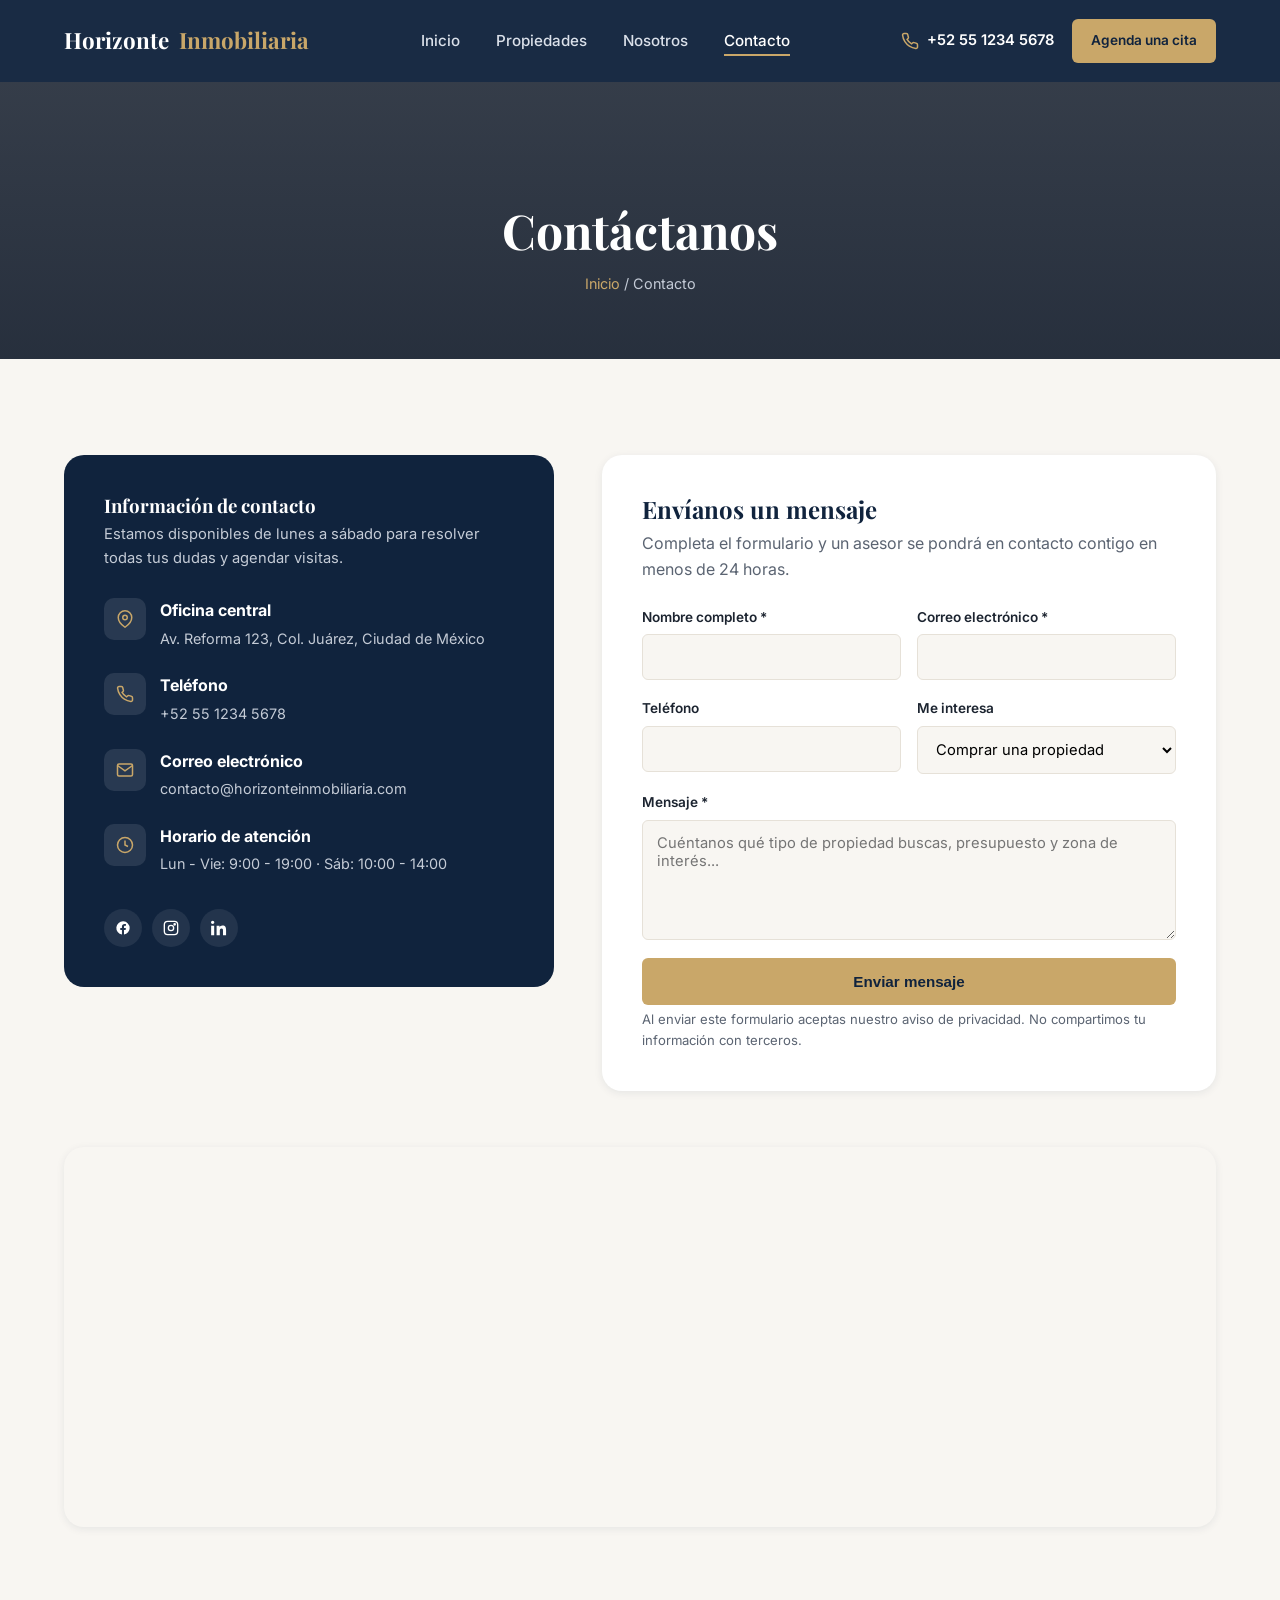
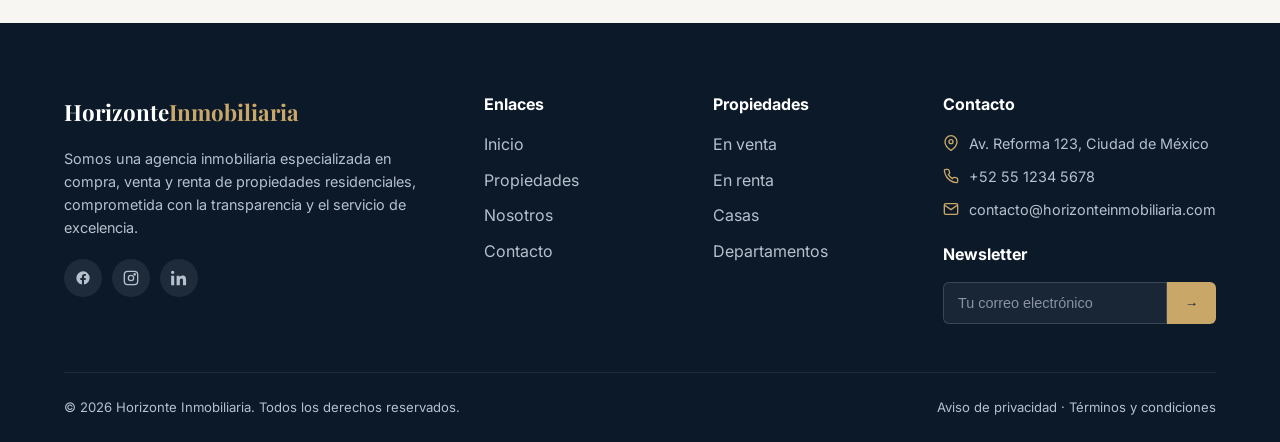
<file: contacto.html>
<!DOCTYPE html>
<html lang="es">
<head>
<meta charset="UTF-8">
<meta name="viewport" content="width=device-width, initial-scale=1.0">
<title>Contacto | Horizonte Inmobiliaria</title>
<meta name="description" content="Contáctanos para agendar una asesoría gratuita. Estamos listos para ayudarte a comprar, vender o rentar tu próxima propiedad.">
<link rel="preconnect" href="https://fonts.googleapis.com">
<link href="https://fonts.googleapis.com/css2?family=Playfair+Display:wght@600;700&family=Inter:wght@400;500;600;700&display=swap" rel="stylesheet">
<link rel="stylesheet" href="css/style.css">
</head>
<body>

<header class="site-header">
  <nav class="nav container">
    <a href="index.html" class="logo">Horizonte<span>Inmobiliaria</span></a>
    <ul class="nav-links">
      <li><a href="index.html">Inicio</a></li>
      <li><a href="propiedades.html">Propiedades</a></li>
      <li><a href="nosotros.html">Nosotros</a></li>
      <li><a href="contacto.html">Contacto</a></li>
      <li class="nav-cta-mobile"><a href="contacto.html" class="btn btn-primary btn-sm btn-block">Agenda una cita</a></li>
    </ul>
    <div class="nav-actions">
      <a class="nav-phone" href="tel:+525512345678">
        <svg width="18" height="18" viewBox="0 0 24 24" fill="none" stroke="currentColor" stroke-width="2"><path d="M22 16.92v3a2 2 0 0 1-2.18 2 19.79 19.79 0 0 1-8.63-3.07 19.5 19.5 0 0 1-6-6 19.79 19.79 0 0 1-3.07-8.67A2 2 0 0 1 4.11 2h3a2 2 0 0 1 2 1.72c.127.96.361 1.903.7 2.81a2 2 0 0 1-.45 2.11L8.09 9.91a16 16 0 0 0 6 6l1.27-1.27a2 2 0 0 1 2.11-.45c.907.339 1.85.573 2.81.7A2 2 0 0 1 22 16.92z"/></svg>
        +52 55 1234 5678
      </a>
      <a href="contacto.html" class="btn btn-primary btn-sm">Agenda una cita</a>
      <button class="nav-toggle" aria-label="Abrir menú"><span></span><span></span><span></span></button>
    </div>
  </nav>
</header>

<section class="page-banner">
  <div class="container">
    <h1>Contáctanos</h1>
    <p class="breadcrumb"><a href="index.html">Inicio</a> / Contacto</p>
  </div>
</section>

<section class="section">
  <div class="container">
    <div class="contact-grid">
      <div class="contact-info-card">
        <h3>Información de contacto</h3>
        <p>Estamos disponibles de lunes a sábado para resolver todas tus dudas y agendar visitas.</p>

        <div class="contact-info-item">
          <div class="icon-badge"><svg width="18" height="18" viewBox="0 0 24 24" fill="none" stroke="currentColor" stroke-width="2"><path d="M21 10c0 7-9 13-9 13s-9-6-9-13a9 9 0 0 1 18 0z"/><circle cx="12" cy="10" r="3"/></svg></div>
          <div><strong>Oficina central</strong><span>Av. Reforma 123, Col. Juárez, Ciudad de México</span></div>
        </div>
        <div class="contact-info-item">
          <div class="icon-badge"><svg width="18" height="18" viewBox="0 0 24 24" fill="none" stroke="currentColor" stroke-width="2"><path d="M22 16.92v3a2 2 0 0 1-2.18 2 19.79 19.79 0 0 1-8.63-3.07 19.5 19.5 0 0 1-6-6 19.79 19.79 0 0 1-3.07-8.67A2 2 0 0 1 4.11 2h3a2 2 0 0 1 2 1.72c.127.96.361 1.903.7 2.81a2 2 0 0 1-.45 2.11L8.09 9.91a16 16 0 0 0 6 6l1.27-1.27a2 2 0 0 1 2.11-.45c.907.339 1.85.573 2.81.7A2 2 0 0 1 22 16.92z"/></svg></div>
          <div><strong>Teléfono</strong><a href="tel:+525512345678">+52 55 1234 5678</a></div>
        </div>
        <div class="contact-info-item">
          <div class="icon-badge"><svg width="18" height="18" viewBox="0 0 24 24" fill="none" stroke="currentColor" stroke-width="2"><path d="M22 6 12 13 2 6"/><rect x="2" y="4" width="20" height="16" rx="2"/></svg></div>
          <div><strong>Correo electrónico</strong><a href="mailto:contacto@horizonteinmobiliaria.com">contacto@horizonteinmobiliaria.com</a></div>
        </div>
        <div class="contact-info-item">
          <div class="icon-badge"><svg width="18" height="18" viewBox="0 0 24 24" fill="none" stroke="currentColor" stroke-width="2"><circle cx="12" cy="12" r="10"/><path d="M12 6v6l4 2"/></svg></div>
          <div><strong>Horario de atención</strong><span>Lun - Vie: 9:00 - 19:00 · Sáb: 10:00 - 14:00</span></div>
        </div>

        <div class="social-links" style="margin-top:32px;">
          <a href="#" aria-label="Facebook"><svg width="16" height="16" viewBox="0 0 24 24" fill="currentColor"><path d="M22 12a10 10 0 1 0-11.6 9.9v-7H7.9V12h2.5V9.8c0-2.5 1.5-3.9 3.8-3.9 1.1 0 2.2.2 2.2.2v2.4h-1.3c-1.2 0-1.6.8-1.6 1.6V12h2.8l-.4 2.9h-2.4v7A10 10 0 0 0 22 12z"/></svg></a>
          <a href="#" aria-label="Instagram"><svg width="16" height="16" viewBox="0 0 24 24" fill="none" stroke="currentColor" stroke-width="2"><rect x="2" y="2" width="20" height="20" rx="5"/><circle cx="12" cy="12" r="4"/><circle cx="17.5" cy="6.5" r="1"/></svg></a>
          <a href="#" aria-label="LinkedIn"><svg width="16" height="16" viewBox="0 0 24 24" fill="currentColor"><path d="M4.98 3.5C4.98 4.9 3.9 6 2.5 6S0 4.9 0 3.5 1.1 1 2.5 1s2.48 1.1 2.48 2.5zM.2 8.75h4.6V23H.2V8.75zM8.4 8.75h4.4v1.95h.06c.6-1.14 2.1-2.34 4.3-2.34 4.6 0 5.45 3 5.45 6.95V23h-4.6v-6.7c0-1.6-.03-3.65-2.22-3.65-2.23 0-2.57 1.74-2.57 3.53V23H8.4V8.75z"/></svg></a>
        </div>
      </div>

      <div class="contact-form-card">
        <h2 style="margin-bottom:8px;">Envíanos un mensaje</h2>
        <p style="color:var(--color-text-muted); margin-bottom:24px;">Completa el formulario y un asesor se pondrá en contacto contigo en menos de 24 horas.</p>

        <div class="form-success" id="form-success">¡Gracias por tu mensaje! Nuestro equipo te contactará muy pronto.</div>

        <form id="contact-form">
          <div class="form-row">
            <div class="form-group">
              <label for="c-name">Nombre completo *</label>
              <input type="text" id="c-name" required>
            </div>
            <div class="form-group">
              <label for="c-email">Correo electrónico *</label>
              <input type="email" id="c-email" required>
            </div>
          </div>
          <div class="form-row">
            <div class="form-group">
              <label for="c-phone">Teléfono</label>
              <input type="tel" id="c-phone">
            </div>
            <div class="form-group">
              <label for="c-interest">Me interesa</label>
              <select id="c-interest">
                <option>Comprar una propiedad</option>
                <option>Vender una propiedad</option>
                <option>Rentar una propiedad</option>
                <option>Asesoría de inversión</option>
                <option>Otro</option>
              </select>
            </div>
          </div>
          <div class="form-group">
            <label for="c-message">Mensaje *</label>
            <textarea id="c-message" required placeholder="Cuéntanos qué tipo de propiedad buscas, presupuesto y zona de interés..."></textarea>
          </div>
          <button type="submit" class="btn btn-primary btn-block">Enviar mensaje</button>
          <p class="form-note">Al enviar este formulario aceptas nuestro aviso de privacidad. No compartimos tu información con terceros.</p>
        </form>
      </div>
    </div>

    <div class="map-frame">
      <iframe title="Mapa de nuestra oficina" loading="lazy" src="https://www.openstreetmap.org/export/embed.html?bbox=-99.20%2C19.40%2C-99.10%2C19.45&layer=mapnik"></iframe>
    </div>
  </div>
</section>

<footer class="site-footer" id="footer"></footer>

<script src="js/properties.js"></script>
<script src="js/main.js"></script>
<script src="js/footer.js"></script>
<script>
  document.getElementById("contact-form").addEventListener("submit", e => {
    e.preventDefault();
    document.getElementById("form-success").classList.add("show");
    e.target.reset();
    document.getElementById("form-success").scrollIntoView({ behavior: "smooth", block: "center" });
  });
</script>
</body>
</html>
</file>
<file: css/style.css>
/* ==========================================================================
   Horizonte Inmobiliaria — hoja de estilos principal
   ========================================================================== */

:root {
  --color-primary: #10233d;
  --color-primary-light: #1b3358;
  --color-accent: #c9a769;
  --color-accent-dark: #ab8a4e;
  --color-bg: #f8f6f2;
  --color-surface: #ffffff;
  --color-text: #1c2430;
  --color-text-muted: #5b6472;
  --color-border: #e6e1d8;
  --shadow-sm: 0 2px 8px rgba(16, 35, 61, 0.08);
  --shadow-md: 0 12px 32px rgba(16, 35, 61, 0.12);
  --shadow-lg: 0 24px 60px rgba(16, 35, 61, 0.18);
  --radius-sm: 6px;
  --radius-md: 12px;
  --radius-lg: 20px;
  --font-heading: "Playfair Display", Georgia, "Times New Roman", serif;
  --font-body: "Inter", -apple-system, BlinkMacSystemFont, "Segoe UI", sans-serif;
  --container: 1200px;
}

* { box-sizing: border-box; margin: 0; padding: 0; }

html { scroll-behavior: smooth; }

body {
  font-family: var(--font-body);
  color: var(--color-text);
  background: var(--color-bg);
  line-height: 1.6;
  -webkit-font-smoothing: antialiased;
}

img { max-width: 100%; display: block; }

a { color: inherit; text-decoration: none; }

ul { list-style: none; }

h1, h2, h3, h4 {
  font-family: var(--font-heading);
  line-height: 1.2;
  font-weight: 700;
  color: var(--color-primary);
}

.container {
  max-width: var(--container);
  margin: 0 auto;
  padding: 0 24px;
}

.section { padding: 96px 0; }
.section--tight { padding: 64px 0; }
.section--dark { background: var(--color-primary); color: #eef1f6; }
.section--dark h2, .section--dark h3 { color: #ffffff; }
.section--alt { background: var(--color-surface); }

.eyebrow {
  display: inline-block;
  text-transform: uppercase;
  letter-spacing: 0.14em;
  font-size: 0.78rem;
  font-weight: 600;
  color: var(--color-accent-dark);
  margin-bottom: 12px;
}

.section-head {
  max-width: 640px;
  margin: 0 auto 56px;
  text-align: center;
}

.section-head h2 {
  font-size: clamp(1.8rem, 3vw, 2.6rem);
  margin-bottom: 14px;
}

.section-head p { color: var(--color-text-muted); font-size: 1.05rem; }

.section--dark .section-head p { color: #c4cbd6; }

/* Buttons */
.btn {
  display: inline-flex;
  align-items: center;
  justify-content: center;
  gap: 8px;
  padding: 14px 28px;
  border-radius: var(--radius-sm);
  font-weight: 600;
  font-size: 0.95rem;
  cursor: pointer;
  border: 1px solid transparent;
  transition: all 0.25s ease;
  white-space: nowrap;
}

.btn-primary {
  background: var(--color-accent);
  color: var(--color-primary);
}
.btn-primary:hover { background: var(--color-accent-dark); transform: translateY(-2px); box-shadow: var(--shadow-md); }

.btn-outline {
  background: transparent;
  border-color: rgba(255,255,255,0.5);
  color: #fff;
}
.btn-outline:hover { background: rgba(255,255,255,0.12); }

.btn-dark {
  background: var(--color-primary);
  color: #fff;
}
.btn-dark:hover { background: var(--color-primary-light); transform: translateY(-2px); }

.btn-block { width: 100%; }
.btn-sm { padding: 10px 18px; font-size: 0.85rem; }

/* ==========================================================================
   Header
   ========================================================================== */

.site-header {
  position: sticky;
  top: 0;
  z-index: 500;
  background: rgba(16, 35, 61, 0.96);
  backdrop-filter: blur(6px);
}

.nav {
  display: flex;
  align-items: center;
  justify-content: space-between;
  height: 82px;
}

.logo {
  display: flex;
  align-items: center;
  gap: 10px;
  font-family: var(--font-heading);
  font-size: 1.4rem;
  font-weight: 700;
  color: #fff;
}
.logo span { color: var(--color-accent); }

.nav-links {
  display: flex;
  align-items: center;
  gap: 36px;
}

.nav-links a {
  color: #dbe1ea;
  font-weight: 500;
  font-size: 0.95rem;
  position: relative;
  padding: 6px 0;
  transition: color 0.2s ease;
}
.nav-links a:hover, .nav-links a.active { color: #fff; }
.nav-links a.active::after {
  content: "";
  position: absolute;
  bottom: 0; left: 0; right: 0;
  height: 2px;
  background: var(--color-accent);
}

.nav-cta-mobile { display: none; width: 100%; }

.nav-actions { display: flex; align-items: center; gap: 18px; }

.nav-phone {
  color: #fff;
  font-weight: 600;
  font-size: 0.92rem;
  display: flex;
  align-items: center;
  gap: 8px;
}
.nav-phone svg { flex-shrink: 0; color: var(--color-accent); }

.nav-toggle {
  display: none;
  flex-direction: column;
  gap: 5px;
  background: none;
  border: none;
  cursor: pointer;
  padding: 8px;
}
.nav-toggle span {
  width: 24px;
  height: 2px;
  background: #fff;
  display: block;
}

@media (max-width: 900px) {
  .nav-links {
    position: fixed;
    top: 82px;
    left: 0;
    right: 0;
    background: var(--color-primary);
    flex-direction: column;
    align-items: flex-start;
    padding: 24px;
    gap: 18px;
    transform: translateY(-130%);
    transition: transform 0.3s ease;
    max-height: calc(100vh - 82px);
    overflow-y: auto;
  }
  .nav-links.open { transform: translateY(0); }
  .nav-cta-mobile { display: block; margin-top: 4px; }
  .nav-phone { display: none; }
  .nav-actions > .btn { display: none; }
  .nav-toggle { display: flex; }
}

@media (max-width: 420px) {
  .logo { font-size: 1.15rem; }
}

/* ==========================================================================
   Hero
   ========================================================================== */

.hero {
  position: relative;
  min-height: 88vh;
  display: flex;
  align-items: center;
  background:
    linear-gradient(180deg, rgba(10,20,36,0.75) 0%, rgba(10,20,36,0.55) 45%, rgba(10,20,36,0.9) 100%),
    url("https://images.unsplash.com/photo-1600585154340-be6161a56a0c?auto=format&fit=crop&w=1920&q=80") center/cover no-repeat;
  color: #fff;
}

.hero-content { max-width: 720px; }

.hero h1 {
  font-size: clamp(2.4rem, 5vw, 3.8rem);
  color: #fff;
  margin-bottom: 20px;
}
.hero h1 em { color: var(--color-accent); font-style: normal; }

.hero p {
  font-size: 1.15rem;
  color: #dbe1ea;
  max-width: 560px;
  margin-bottom: 36px;
}

.hero-cta { display: flex; gap: 16px; flex-wrap: wrap; margin-bottom: 56px; }

.hero-stats {
  display: flex;
  gap: 48px;
  flex-wrap: wrap;
}
.hero-stats div strong {
  display: block;
  font-family: var(--font-heading);
  font-size: 1.9rem;
  color: #fff;
}
.hero-stats div span { color: #b7c0cd; font-size: 0.88rem; }

/* Search box */
.search-box {
  margin-top: -56px;
  position: relative;
  z-index: 20;
  background: var(--color-surface);
  border-radius: var(--radius-md);
  box-shadow: var(--shadow-lg);
  padding: 28px;
  display: grid;
  grid-template-columns: repeat(4, 1fr) auto;
  gap: 16px;
  align-items: end;
}

.field { display: flex; flex-direction: column; gap: 6px; }
.field label {
  font-size: 0.78rem;
  font-weight: 600;
  text-transform: uppercase;
  letter-spacing: 0.05em;
  color: var(--color-text-muted);
}
.field select, .field input {
  border: 1px solid var(--color-border);
  border-radius: var(--radius-sm);
  padding: 12px 14px;
  font-size: 0.95rem;
  font-family: var(--font-body);
  color: var(--color-text);
  background: var(--color-bg);
}
.field select:focus, .field input:focus { outline: 2px solid var(--color-accent); }

@media (max-width: 980px) {
  .search-box { grid-template-columns: repeat(2, 1fr); }
}
@media (max-width: 600px) {
  .search-box { grid-template-columns: 1fr; margin-top: 24px; }
}

/* ==========================================================================
   Property cards
   ========================================================================== */

.property-grid {
  display: grid;
  grid-template-columns: repeat(3, 1fr);
  gap: 32px;
}
@media (max-width: 980px) { .property-grid { grid-template-columns: repeat(2, 1fr); } }
@media (max-width: 640px) { .property-grid { grid-template-columns: 1fr; } }

.property-card {
  background: var(--color-surface);
  border-radius: var(--radius-md);
  overflow: hidden;
  box-shadow: var(--shadow-sm);
  transition: transform 0.3s ease, box-shadow 0.3s ease;
  display: flex;
  flex-direction: column;
}
.property-card:hover { transform: translateY(-6px); box-shadow: var(--shadow-md); }

.property-media { position: relative; height: 230px; overflow: hidden; }
.property-media img { width: 100%; height: 100%; object-fit: cover; transition: transform 0.5s ease; }
.property-card:hover .property-media img { transform: scale(1.08); }

.property-tag {
  position: absolute;
  top: 16px; left: 16px;
  background: var(--color-accent);
  color: var(--color-primary);
  font-size: 0.72rem;
  font-weight: 700;
  text-transform: uppercase;
  letter-spacing: 0.04em;
  padding: 6px 12px;
  border-radius: 20px;
}
.property-tag.renta { background: #4c7a5a; color: #fff; }

.property-price {
  position: absolute;
  bottom: 16px; left: 16px;
  background: rgba(16, 35, 61, 0.92);
  color: #fff;
  font-weight: 700;
  padding: 8px 14px;
  border-radius: var(--radius-sm);
  font-size: 1rem;
}

.property-body { padding: 22px; display: flex; flex-direction: column; gap: 10px; flex: 1; }
.property-body h3 { font-size: 1.15rem; }
.property-location {
  display: flex; align-items: center; gap: 6px;
  color: var(--color-text-muted); font-size: 0.9rem;
}
.property-location svg { color: var(--color-accent-dark); flex-shrink: 0; }

.property-specs {
  display: flex;
  gap: 18px;
  margin-top: 8px;
  padding-top: 14px;
  border-top: 1px solid var(--color-border);
  color: var(--color-text-muted);
  font-size: 0.86rem;
}
.property-specs span { display: flex; align-items: center; gap: 6px; }
.property-specs svg { color: var(--color-accent-dark); }

.property-link {
  margin-top: auto;
  padding-top: 14px;
  font-weight: 600;
  color: var(--color-primary);
  font-size: 0.9rem;
  display: inline-flex;
  align-items: center;
  gap: 6px;
}
.property-link:hover { color: var(--color-accent-dark); }

/* ==========================================================================
   Feature / value props
   ========================================================================== */

.feature-grid {
  display: grid;
  grid-template-columns: repeat(4, 1fr);
  gap: 28px;
}
@media (max-width: 980px) { .feature-grid { grid-template-columns: repeat(2, 1fr); } }
@media (max-width: 560px) { .feature-grid { grid-template-columns: 1fr; } }

.feature-card {
  background: var(--color-surface);
  padding: 32px 26px;
  border-radius: var(--radius-md);
  box-shadow: var(--shadow-sm);
  text-align: left;
}
.feature-icon {
  width: 52px; height: 52px;
  border-radius: 14px;
  background: linear-gradient(135deg, var(--color-accent), var(--color-accent-dark));
  display: flex; align-items: center; justify-content: center;
  color: var(--color-primary);
  margin-bottom: 18px;
}
.feature-card h3 { font-size: 1.1rem; margin-bottom: 8px; }
.feature-card p { color: var(--color-text-muted); font-size: 0.92rem; }

/* ==========================================================================
   Process steps
   ========================================================================== */

.steps {
  display: grid;
  grid-template-columns: repeat(4, 1fr);
  gap: 32px;
  counter-reset: step;
}
@media (max-width: 900px) { .steps { grid-template-columns: repeat(2, 1fr); } }
@media (max-width: 560px) { .steps { grid-template-columns: 1fr; } }

.step { position: relative; padding-top: 12px; }
.step::before {
  counter-increment: step;
  content: counter(step, decimal-leading-zero);
  font-family: var(--font-heading);
  font-size: 2.4rem;
  color: var(--color-accent);
  display: block;
  margin-bottom: 10px;
}
.step h3 { font-size: 1.05rem; margin-bottom: 8px; color: #fff; }
.step p { color: #c4cbd6; font-size: 0.9rem; }

/* ==========================================================================
   Testimonials
   ========================================================================== */

.testimonial-grid {
  display: grid;
  grid-template-columns: repeat(3, 1fr);
  gap: 28px;
}
@media (max-width: 900px) { .testimonial-grid { grid-template-columns: 1fr; } }

.testimonial-card {
  background: var(--color-bg);
  border: 1px solid var(--color-border);
  border-radius: var(--radius-md);
  padding: 28px;
}
.stars { color: var(--color-accent); margin-bottom: 14px; letter-spacing: 2px; }
.testimonial-card p { color: var(--color-text); font-size: 0.95rem; margin-bottom: 20px; font-style: italic; }
.testimonial-author { display: flex; align-items: center; gap: 12px; }
.testimonial-author img { width: 46px; height: 46px; border-radius: 50%; object-fit: cover; }
.testimonial-author strong { display: block; font-size: 0.92rem; }
.testimonial-author span { font-size: 0.82rem; color: var(--color-text-muted); }

/* ==========================================================================
   CTA banner
   ========================================================================== */

.cta-banner {
  background: linear-gradient(120deg, var(--color-primary), var(--color-primary-light));
  border-radius: var(--radius-lg);
  padding: 56px;
  display: flex;
  align-items: center;
  justify-content: space-between;
  gap: 32px;
  flex-wrap: wrap;
  color: #fff;
}
.cta-banner h2 { color: #fff; font-size: clamp(1.6rem, 3vw, 2.2rem); margin-bottom: 10px; }
.cta-banner p { color: #c4cbd6; }
.cta-actions { display: flex; gap: 14px; flex-wrap: wrap; }

/* ==========================================================================
   Footer
   ========================================================================== */

.site-footer { background: #0b1929; color: #b7c0cd; padding-top: 72px; }

.footer-grid {
  display: grid;
  grid-template-columns: 2fr 1fr 1fr 1.4fr;
  gap: 40px;
  padding-bottom: 48px;
  border-bottom: 1px solid rgba(255,255,255,0.08);
}
@media (max-width: 900px) { .footer-grid { grid-template-columns: repeat(2, 1fr); } }
@media (max-width: 560px) { .footer-grid { grid-template-columns: 1fr; } }

.footer-grid h4 { color: #fff; font-size: 1rem; margin-bottom: 18px; font-family: var(--font-body); }
.footer-grid ul li { margin-bottom: 10px; }
.footer-grid ul li a:hover { color: #fff; }
.footer-about p { font-size: 0.9rem; margin: 16px 0 20px; }
.footer-logo { font-family: var(--font-heading); font-size: 1.4rem; color: #fff; font-weight: 700; }
.footer-logo span { color: var(--color-accent); }

.social-links { display: flex; gap: 10px; }
.social-links a {
  width: 38px; height: 38px;
  border-radius: 50%;
  background: rgba(255,255,255,0.08);
  display: flex; align-items: center; justify-content: center;
  transition: background 0.2s ease;
}
.social-links a:hover { background: var(--color-accent); color: var(--color-primary); }

.footer-contact li { display: flex; gap: 10px; font-size: 0.9rem; align-items: flex-start; }
.footer-contact svg { color: var(--color-accent); flex-shrink: 0; margin-top: 3px; }

.newsletter-form { display: flex; margin-top: 8px; }
.newsletter-form input {
  flex: 1;
  padding: 12px 14px;
  border-radius: var(--radius-sm) 0 0 var(--radius-sm);
  border: 1px solid rgba(255,255,255,0.15);
  background: rgba(255,255,255,0.06);
  color: #fff;
  font-size: 0.9rem;
}
.newsletter-form input::placeholder { color: #8a93a3; }
.newsletter-form button {
  border-radius: 0 var(--radius-sm) var(--radius-sm) 0;
  border: none;
  background: var(--color-accent);
  color: var(--color-primary);
  padding: 0 18px;
  font-weight: 700;
  cursor: pointer;
}

.footer-bottom {
  display: flex;
  justify-content: space-between;
  align-items: center;
  padding: 24px 0;
  font-size: 0.82rem;
  flex-wrap: wrap;
  gap: 10px;
}
.footer-bottom a:hover { color: #fff; }

/* ==========================================================================
   Page banner (interior pages)
   ========================================================================== */

.page-banner {
  background:
    linear-gradient(180deg, rgba(10,20,36,0.82), rgba(10,20,36,0.88)),
    url("https://images.unsplash.com/photo-1600607687939-ce8a6c25118c?auto=format&fit=crop&w=1600&q=80") center/cover;
  color: #fff;
  padding: 120px 0 64px;
  text-align: center;
}
.page-banner h1 { color: #fff; font-size: clamp(2rem, 4vw, 3rem); margin-bottom: 12px; }
.breadcrumb { color: #c4cbd6; font-size: 0.9rem; }
.breadcrumb a { color: var(--color-accent); }

/* ==========================================================================
   Listings page (filters + grid)
   ========================================================================== */

.listing-layout {
  display: grid;
  grid-template-columns: 300px 1fr;
  gap: 40px;
  align-items: start;
}
@media (max-width: 900px) { .listing-layout { grid-template-columns: 1fr; } }

.filters {
  background: var(--color-surface);
  border-radius: var(--radius-md);
  padding: 26px;
  box-shadow: var(--shadow-sm);
  position: sticky;
  top: 106px;
}
.filters h3 { font-size: 1.05rem; margin-bottom: 20px; }
.filter-group { margin-bottom: 22px; }
.filter-group label {
  display: block;
  font-size: 0.8rem;
  font-weight: 600;
  text-transform: uppercase;
  letter-spacing: 0.04em;
  color: var(--color-text-muted);
  margin-bottom: 8px;
}
.filter-group select, .filter-group input {
  width: 100%;
  padding: 11px 12px;
  border: 1px solid var(--color-border);
  border-radius: var(--radius-sm);
  font-family: var(--font-body);
  font-size: 0.92rem;
  background: var(--color-bg);
}
.range-row { display: flex; gap: 10px; }

.listing-toolbar {
  display: flex;
  justify-content: space-between;
  align-items: center;
  margin-bottom: 26px;
  flex-wrap: wrap;
  gap: 12px;
}
.listing-toolbar select {
  padding: 10px 14px;
  border: 1px solid var(--color-border);
  border-radius: var(--radius-sm);
  background: var(--color-surface);
  font-size: 0.9rem;
}
.results-count { color: var(--color-text-muted); font-size: 0.92rem; }

.empty-state {
  text-align: center;
  padding: 60px 20px;
  color: var(--color-text-muted);
  grid-column: 1 / -1;
}

/* ==========================================================================
   Property detail page
   ========================================================================== */

.detail-gallery {
  display: grid;
  grid-template-columns: 2fr 1fr;
  gap: 12px;
  margin-bottom: 48px;
  border-radius: var(--radius-md);
  overflow: hidden;
}
.detail-gallery img { width: 100%; height: 100%; object-fit: cover; }
.detail-gallery-main { grid-row: span 2; height: 100%; }
.gallery-side { display: grid; grid-template-rows: 1fr 1fr; gap: 12px; }
@media (max-width: 760px) {
  .detail-gallery { grid-template-columns: 1fr; }
  .detail-gallery-main { height: 280px; }
  .gallery-side { grid-template-columns: 1fr 1fr; grid-template-rows: none; height: 160px; }
}

.detail-layout {
  display: grid;
  grid-template-columns: 1fr 380px;
  gap: 48px;
  align-items: start;
}
@media (max-width: 980px) { .detail-layout { grid-template-columns: 1fr; } }

.detail-header {
  display: flex;
  justify-content: space-between;
  align-items: flex-start;
  gap: 20px;
  flex-wrap: wrap;
  margin-bottom: 20px;
  padding-bottom: 24px;
  border-bottom: 1px solid var(--color-border);
}
.detail-header h1 { font-size: clamp(1.5rem, 3vw, 2.1rem); margin-bottom: 8px; }
.detail-price { font-family: var(--font-heading); font-size: 1.8rem; color: var(--color-accent-dark); }

.spec-grid {
  display: grid;
  grid-template-columns: repeat(4, 1fr);
  gap: 20px;
  margin: 28px 0;
}
@media (max-width: 560px) { .spec-grid { grid-template-columns: repeat(2, 1fr); } }
.spec-item {
  background: var(--color-surface);
  border: 1px solid var(--color-border);
  border-radius: var(--radius-sm);
  padding: 18px;
  text-align: center;
}
.spec-item svg { color: var(--color-accent-dark); margin-bottom: 8px; }
.spec-item strong { display: block; font-size: 1.1rem; }
.spec-item span { font-size: 0.78rem; color: var(--color-text-muted); text-transform: uppercase; letter-spacing: 0.04em; }

.detail-section { margin-bottom: 36px; }
.detail-section h2 { font-size: 1.3rem; margin-bottom: 14px; }
.detail-section p { color: var(--color-text-muted); }

.amenity-list {
  display: grid;
  grid-template-columns: repeat(2, 1fr);
  gap: 12px;
}
.amenity-list li {
  display: flex; align-items: center; gap: 10px;
  font-size: 0.92rem; color: var(--color-text);
}
.amenity-list svg { color: #4c7a5a; flex-shrink: 0; }

.agent-card {
  background: var(--color-surface);
  border-radius: var(--radius-md);
  box-shadow: var(--shadow-md);
  padding: 28px;
  position: sticky;
  top: 106px;
}
.agent-profile { display: flex; align-items: center; gap: 14px; margin-bottom: 20px; }
.agent-profile img { width: 62px; height: 62px; border-radius: 50%; object-fit: cover; }
.agent-profile strong { display: block; }
.agent-profile span { font-size: 0.85rem; color: var(--color-text-muted); }
.agent-card form { display: flex; flex-direction: column; gap: 12px; margin-top: 8px; }
.agent-card input, .agent-card textarea {
  border: 1px solid var(--color-border);
  border-radius: var(--radius-sm);
  padding: 12px 14px;
  font-family: var(--font-body);
  font-size: 0.9rem;
  background: var(--color-bg);
}
.agent-contact-row { display: flex; gap: 10px; margin-top: 14px; }
.agent-contact-row a {
  flex: 1;
  text-align: center;
  padding: 10px;
  border-radius: var(--radius-sm);
  border: 1px solid var(--color-border);
  font-size: 0.85rem;
  font-weight: 600;
}
.agent-contact-row a:hover { background: var(--color-bg); }

/* ==========================================================================
   About page
   ========================================================================== */

.about-grid {
  display: grid;
  grid-template-columns: 1fr 1fr;
  gap: 56px;
  align-items: center;
}
@media (max-width: 900px) { .about-grid { grid-template-columns: 1fr; } }
.about-media { border-radius: var(--radius-lg); overflow: hidden; box-shadow: var(--shadow-md); }
.about-media img { height: 480px; object-fit: cover; }
.about-text p { color: var(--color-text-muted); margin-bottom: 16px; }
.about-list { margin-top: 20px; display: flex; flex-direction: column; gap: 14px; }
.about-list li { display: flex; align-items: flex-start; gap: 12px; font-size: 0.95rem; }
.about-list svg { color: var(--color-accent-dark); flex-shrink: 0; margin-top: 3px; }

.team-grid {
  display: grid;
  grid-template-columns: repeat(4, 1fr);
  gap: 28px;
}
@media (max-width: 980px) { .team-grid { grid-template-columns: repeat(2, 1fr); } }
@media (max-width: 560px) { .team-grid { grid-template-columns: 1fr; } }
.team-card { text-align: center; }
.team-photo { border-radius: var(--radius-md); overflow: hidden; margin-bottom: 16px; box-shadow: var(--shadow-sm); }
.team-photo img { height: 260px; object-fit: cover; }
.team-card h3 { font-size: 1.05rem; margin-bottom: 4px; }
.team-card span { color: var(--color-accent-dark); font-size: 0.85rem; font-weight: 600; }

.stats-bar {
  display: grid;
  grid-template-columns: repeat(4, 1fr);
  gap: 24px;
  text-align: center;
}
@media (max-width: 640px) { .stats-bar { grid-template-columns: repeat(2, 1fr); } }
.stats-bar strong { display: block; font-family: var(--font-heading); font-size: 2.4rem; color: var(--color-accent); }
.stats-bar span { color: #c4cbd6; font-size: 0.9rem; }

/* ==========================================================================
   Contact page
   ========================================================================== */

.contact-grid {
  display: grid;
  grid-template-columns: 1fr 1.1fr;
  gap: 48px;
  align-items: start;
}
@media (max-width: 900px) { .contact-grid { grid-template-columns: 1fr; } }

.contact-info-card {
  background: var(--color-primary);
  color: #fff;
  border-radius: var(--radius-lg);
  padding: 40px;
}
.contact-info-card h3 { color: #fff; margin-bottom: 6px; }
.contact-info-card > p { color: #c4cbd6; margin-bottom: 28px; font-size: 0.92rem; }
.contact-info-item { display: flex; gap: 14px; margin-bottom: 22px; }
.contact-info-item .icon-badge {
  width: 42px; height: 42px; border-radius: 10px;
  background: rgba(255,255,255,0.1);
  display: flex; align-items: center; justify-content: center;
  color: var(--color-accent);
  flex-shrink: 0;
}
.contact-info-item strong { display: block; margin-bottom: 2px; }
.contact-info-item span, .contact-info-item a { color: #c4cbd6; font-size: 0.9rem; }

.contact-form-card {
  background: var(--color-surface);
  border-radius: var(--radius-lg);
  padding: 40px;
  box-shadow: var(--shadow-sm);
}
.form-row { display: grid; grid-template-columns: 1fr 1fr; gap: 16px; }
@media (max-width: 560px) { .form-row { grid-template-columns: 1fr; } }
.form-group { margin-bottom: 18px; display: flex; flex-direction: column; gap: 6px; }
.form-group label { font-size: 0.85rem; font-weight: 600; }
.form-group input, .form-group select, .form-group textarea {
  padding: 13px 14px;
  border: 1px solid var(--color-border);
  border-radius: var(--radius-sm);
  font-family: var(--font-body);
  font-size: 0.92rem;
  background: var(--color-bg);
}
.form-group textarea { resize: vertical; min-height: 120px; }
.form-note { font-size: 0.82rem; color: var(--color-text-muted); margin-top: 4px; }
.form-success {
  display: none;
  background: #e8f3ea;
  color: #2f6b3f;
  padding: 14px 16px;
  border-radius: var(--radius-sm);
  font-size: 0.9rem;
  margin-bottom: 18px;
}
.form-success.show { display: block; }

.map-frame {
  border-radius: var(--radius-lg);
  overflow: hidden;
  box-shadow: var(--shadow-sm);
  margin-top: 56px;
  height: 380px;
}
.map-frame iframe { width: 100%; height: 100%; border: 0; }

/* Utility */
.text-center { text-align: center; }
.mt-40 { margin-top: 40px; }
</file>
